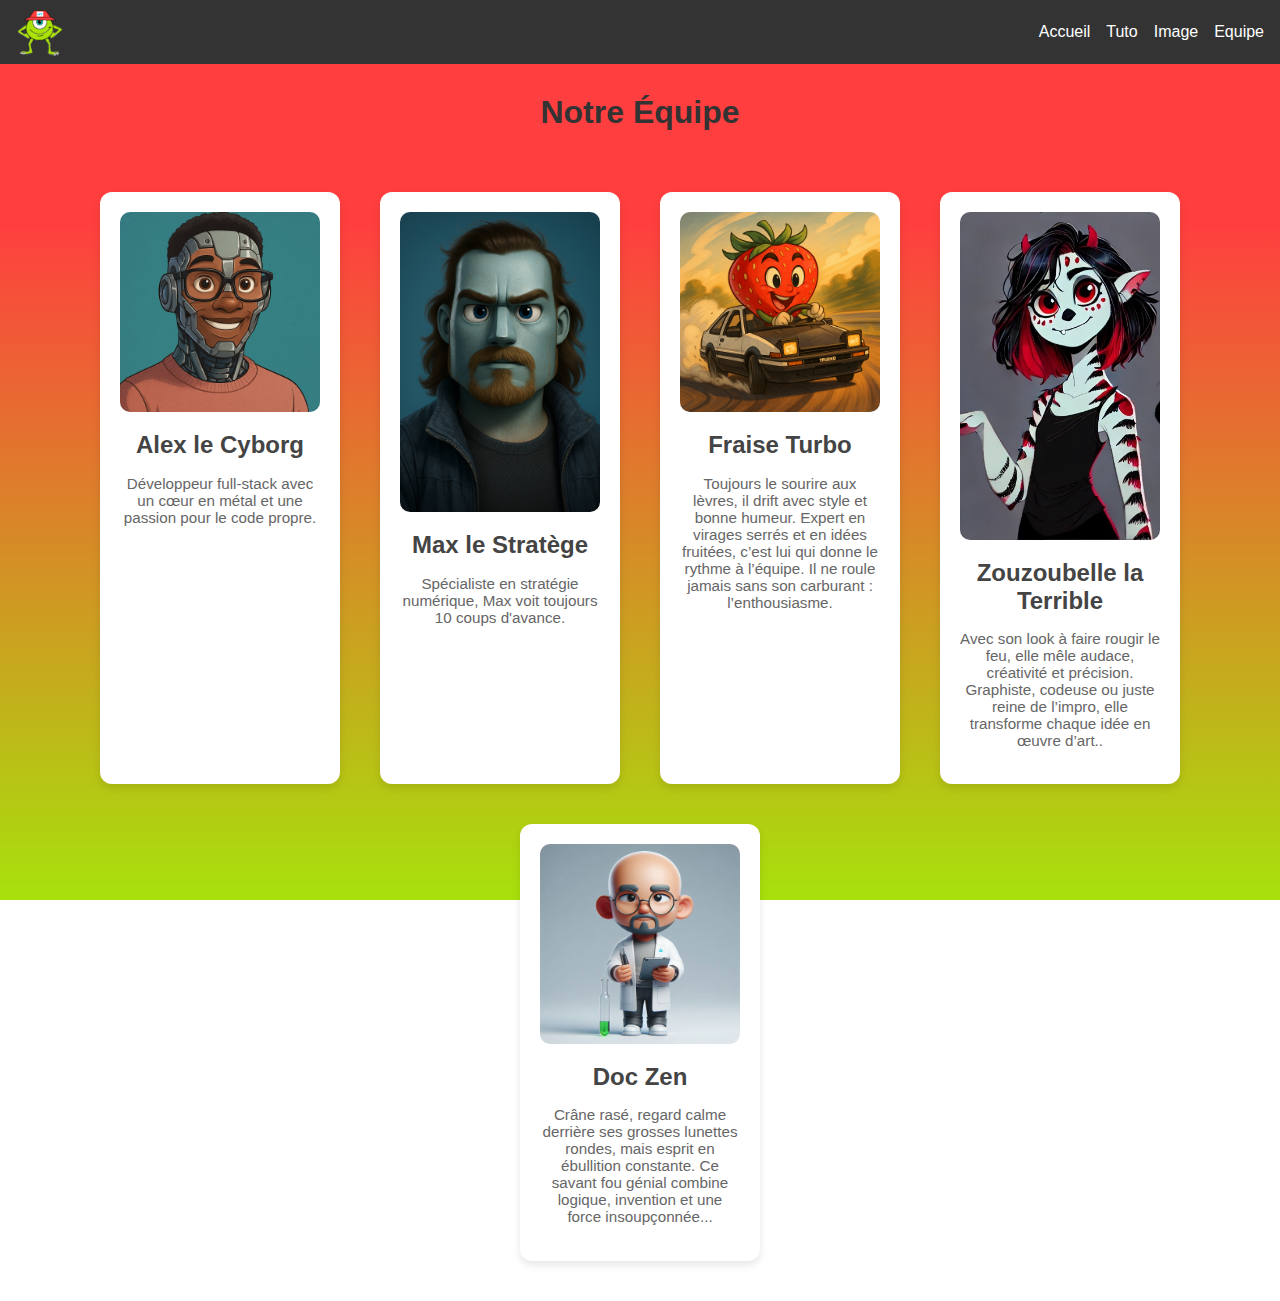
<file: equipe.html>
<!DOCTYPE html>
<html lang="fr">
  <head>
    <meta charset="UTF-8" >
    <meta name="viewport" content="width=device-width, initial-scale=1.0" />
    <title>EQUIPE</title>
    <link rel="stylesheet" href="index.css" />
    <link rel="stylesheet" href="equipe.css" />
    <link href='https://fonts.googleapis.com/css?family=Roboto' rel='stylesheet'>
    
    

  </head>
  <body>
    <nav class="navbar">
      <img src="image/android-icon-48x48.png" alt="Mon Logo">
      <ul class="nav-links">
        <li><a href="index.html">Accueil</a></li>
        <li><a href="tuto.html">Tuto</a></li>
        <li><a href="image.html">Image</a></li>
        <li><a href="equipe.html">Equipe</a></li>
      </ul>
      <div class="CPT">
        <span></span>
        <span></span>
        <span></span>
      </div>
    </nav>
<body>
    <h1>Notre Équipe</h1>
    <div class="team">
        <div class="member">
            <img src="image/avata1.png" alt="Membre 1">
            <h2>Alex le Cyborg</h2>
            <p>Développeur full-stack avec un cœur en métal et une passion pour le code propre.</p>
        </div>
        <div class="member">
            <img src="image/avatar2.png" alt="Membre 2">
            <h2>Max le Stratège</h2>
            <p>Spécialiste en stratégie numérique, Max voit toujours 10 coups d'avance.</p>
        </div>

        <div class="member">
          <img src="image/avatar3.png" alt="Membre 3">
          <h2>Fraise Turbo</h2>
          <p>Toujours le sourire aux lèvres, il drift avec style et bonne humeur. Expert en virages serrés et en idées fruitées, c’est lui qui donne le rythme à l’équipe. Il ne roule jamais sans son carburant : l’enthousiasme.</p>
      </div>

      <div class="member">
        <img src="image/avartar.jpg" alt="Membre 4">
        <h2>Zouzoubelle la Terrible</h2>
        <p>Avec son look à faire rougir le feu, elle mêle audace, créativité et précision. Graphiste, codeuse ou juste reine de l’impro, elle transforme chaque idée en œuvre d’art..</p>
    </div>
    <div class="member">
      <img src="image/avatar5.png" alt="Membre 5">
      <h2>Doc Zen</h2>
      <p>Crâne rasé, regard calme derrière ses grosses lunettes rondes, mais esprit en ébullition constante. Ce savant fou génial combine logique, invention et une force insoupçonnée...</p>
  </div>
    </div>
</body>
</html>
</file>
<file: index.css>
html, body {
  margin: 0; /* Supprime les marges par défaut */
  padding: 0; /* Supprime les espacements par défaut */
  height: 100%; /* Définit la hauteur à 100% de la fenêtre */
}

body {
  background: linear-gradient(0deg, rgba(168,225,12,1) 0%, rgba(255,63,63,1) 75%);
  background-size: cover; /* Étire le fond pour couvrir toute la zone */
  background-repeat: no-repeat; /* Évite les répétitions */
  background-attachment: fixed; /* Fixe le fond pour qu'il reste visible même lors du défilement */
}




.navbar {
    display: flex;
    justify-content: space-between;
    align-items: center;
    background-color: #333;
    padding: 0.5em 1em;
    color: white;
}

.nav-links {
    list-style: none;
    display: flex;
    gap: 1em;
    margin: 0;
}

.nav-links a {
    text-decoration: none;
    color: white;
    transition: color 0.3s;
}

.nav-links a:hover {
    color: #00bcd4;
}

.CPT {
    display: none;
    flex-direction: column;
    gap: 5px;
    cursor: pointer;
}

.CPT span {
    width: 25px;
    height: 3px;
    background-color: white;

}


    
    .hero {
        display: flex;
        align-items: center;
        justify-content: center;
        height: 100vh; /* Déjà défini, prend toute la hauteur de la fenêtre */
        width: 100%; /* Ajouté, prend toute la largeur */
        background-image: url('votre-image-de-fond.jpg');
        background-size: cover;
        background-position: center;
        color: white;
        text-align: center;
        padding: 0 20px;
        margin: 0; /* S'assurer qu'aucun espace autour de la section n'est ajouté */
      }
      
      
      
      
      .hero-content {
        max-width: 1000px;
      }
      
      .hero h1 {
        font-size: 3rem;
        margin-bottom: 20px;
      }
      
      .hero p {
        font-size: 1.5rem;
        margin-bottom: 30px;
      }
      
      .btn {
        display: inline-block;
        background-color: #007bff;
        color: white;
        padding: 10px 20px;
        text-decoration: none;
        border-radius: 5px;
        transition: background-color 0.3s;
      }
      
      .btn:hover {
        background-color: #0056b3;
      }
</file>
<file: equipe.css>
body {
    font-family: Arial, sans-serif;
    text-align: center;
    margin: 0;
    padding: 0;
}

h1 {
    margin-top: 30px;
    color: #333;
}

.team {
    display: flex;
    justify-content: center;
    flex-wrap: wrap;
    padding: 40px;
    gap: 40px;
}

.member {
    background-color: white;
    padding: 20px;
    border-radius: 12px;
    box-shadow: 0 4px 8px rgba(0,0,0,0.1);
    width: 200px;
}

.member img {
    width: 100%;
    border-radius: 10px;
}

.member h2 {
    margin: 15px 0 10px;
    color: #444;
}

.member p {
    color: #666;
    font-size: 0.95em;
}
</file>
